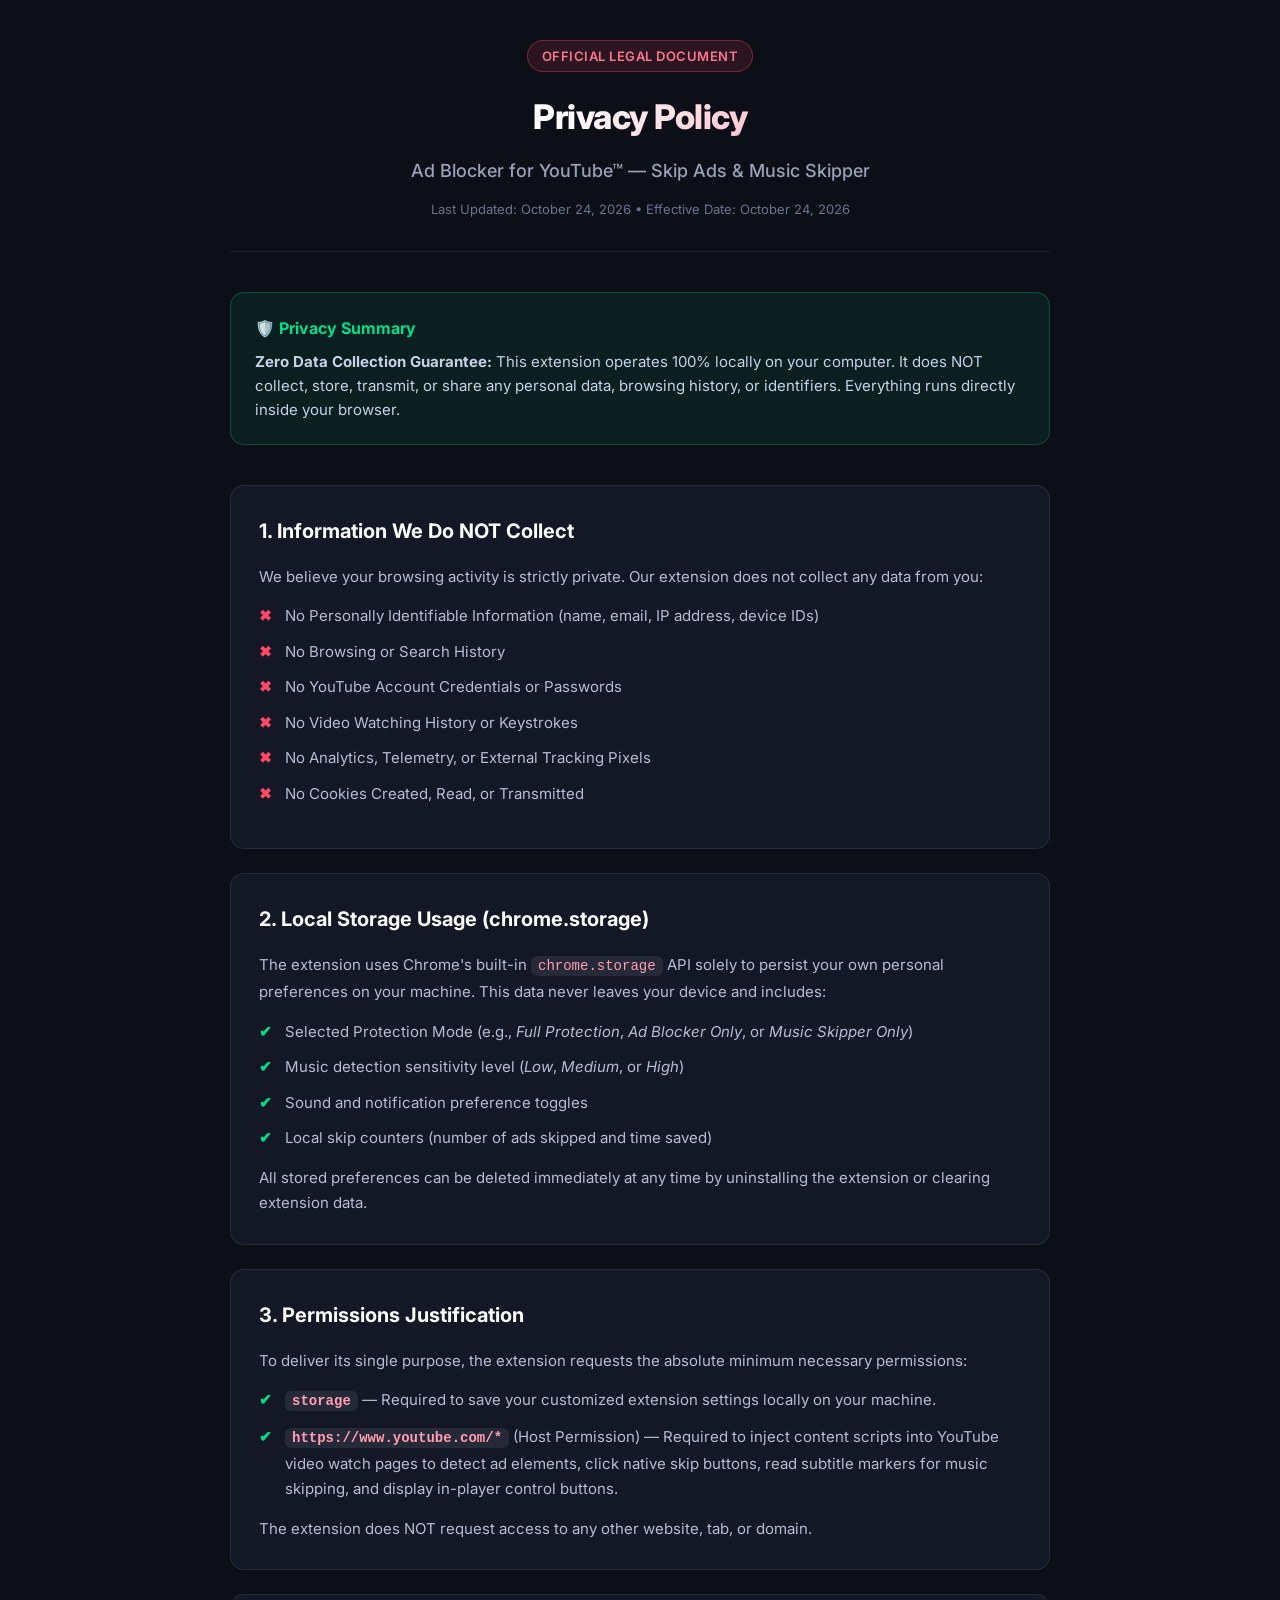
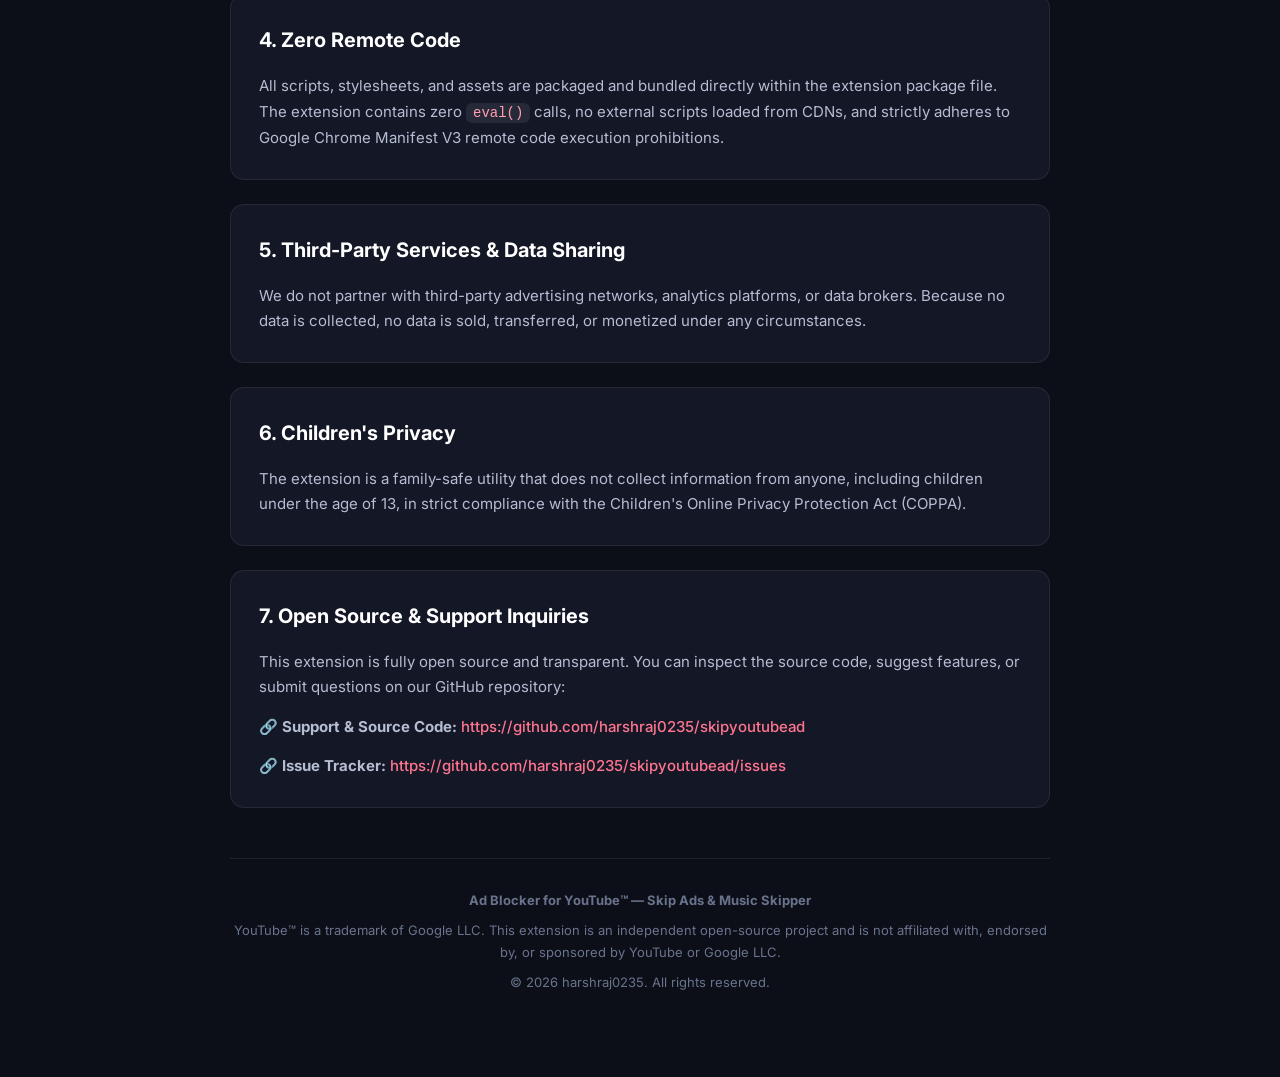
<file: index.html>
<!DOCTYPE html>
<html lang="en">
<head>
  <meta charset="UTF-8" />
  <meta name="viewport" content="width=device-width, initial-scale=1.0" />
  <title>Privacy Policy — Ad Blocker for YouTube™</title>
  <meta name="description" content="Privacy Policy for Ad Blocker for YouTube™ — Skip Ads & Music Skipper Chrome Extension. 100% Local, Zero Data Collection." />
  <link rel="preconnect" href="https://fonts.googleapis.com" />
  <link href="https://fonts.googleapis.com/css2?family=Inter:wght@400;500;600;700;800&display=swap" rel="stylesheet" />
  <style>
    :root {
      --bg: #0d0f18;
      --card-bg: #141726;
      --card-border: rgba(255, 255, 255, 0.08);
      --text-main: #f1f3f9;
      --text-muted: #9aa1b8;
      --accent-coral: #ff4766;
      --accent-purple: #7928ca;
      --accent-green: #00df89;
      --font: 'Inter', -apple-system, BlinkMacSystemFont, 'Segoe UI', Roboto, sans-serif;
    }

    * {
      box-sizing: border-box;
      margin: 0;
      padding: 0;
    }

    body {
      background-color: var(--bg);
      color: var(--text-main);
      font-family: var(--font);
      line-height: 1.7;
      padding: 40px 20px 80px;
      -webkit-font-smoothing: antialiased;
    }

    .container {
      max-width: 820px;
      margin: 0 auto;
    }

    header {
      text-align: center;
      margin-bottom: 40px;
      padding-bottom: 30px;
      border-bottom: 1px solid var(--card-border);
    }

    .badge {
      display: inline-flex;
      align-items: center;
      gap: 6px;
      background: rgba(255, 71, 102, 0.12);
      border: 1px solid rgba(255, 71, 102, 0.35);
      color: #ff758f;
      font-size: 13px;
      font-weight: 600;
      padding: 4px 14px;
      border-radius: 999px;
      margin-bottom: 16px;
      text-transform: uppercase;
      letter-spacing: 0.5px;
    }

    h1 {
      font-size: 34px;
      font-weight: 800;
      letter-spacing: -0.5px;
      margin-bottom: 10px;
      background: linear-gradient(135deg, #ffffff 40%, #ff758f 100%);
      -webkit-background-clip: text;
      -webkit-text-fill-color: transparent;
    }

    .ext-title {
      font-size: 18px;
      color: var(--text-muted);
      font-weight: 500;
      margin-bottom: 12px;
    }

    .last-updated {
      font-size: 13px;
      color: #69738d;
    }

    .highlight-card {
      background: rgba(0, 223, 137, 0.08);
      border: 1px solid rgba(0, 223, 137, 0.25);
      border-radius: 14px;
      padding: 22px 24px;
      margin: 30px 0 40px;
    }

    .highlight-card h3 {
      color: var(--accent-green);
      font-size: 16px;
      font-weight: 700;
      margin-bottom: 8px;
      display: flex;
      align-items: center;
      gap: 8px;
    }

    .highlight-card p {
      font-size: 15px;
      color: #c9d1e9;
      line-height: 1.6;
    }

    .section {
      background: var(--card-bg);
      border: 1px solid var(--card-border);
      border-radius: 14px;
      padding: 28px;
      margin-bottom: 24px;
    }

    .section h2 {
      font-size: 20px;
      font-weight: 700;
      color: #fff;
      margin-bottom: 16px;
      display: flex;
      align-items: center;
      gap: 10px;
    }

    .section p {
      color: #b5bdd2;
      font-size: 15px;
      margin-bottom: 14px;
    }

    .section p:last-child {
      margin-bottom: 0;
    }

    ul {
      list-style: none;
      margin: 14px 0;
    }

    li {
      position: relative;
      padding-left: 26px;
      margin-bottom: 10px;
      color: #b5bdd2;
      font-size: 15px;
    }

    li::before {
      content: "✔";
      position: absolute;
      left: 0;
      color: var(--accent-green);
      font-weight: bold;
    }

    li.denied::before {
      content: "✖";
      color: var(--accent-coral);
    }

    code {
      background: rgba(255, 255, 255, 0.08);
      padding: 2px 7px;
      border-radius: 6px;
      font-family: Consolas, monospace;
      font-size: 14px;
      color: #ff9fb2;
    }

    a {
      color: #ff758f;
      text-decoration: none;
      font-weight: 500;
      transition: color 0.2s;
    }

    a:hover {
      color: #ffffff;
      text-decoration: underline;
    }

    footer {
      text-align: center;
      margin-top: 50px;
      padding-top: 30px;
      border-top: 1px solid var(--card-border);
      color: #69738d;
      font-size: 13px;
    }

    footer p {
      margin-bottom: 8px;
    }
  </style>
</head>
<body>

  <div class="container">
    <header>
      <div class="badge">Official Legal Document</div>
      <h1>Privacy Policy</h1>
      <div class="ext-title">Ad Blocker for YouTube™ — Skip Ads & Music Skipper</div>
      <div class="last-updated">Last Updated: October 24, 2026 • Effective Date: October 24, 2026</div>
    </header>

    <div class="highlight-card">
      <h3>🛡️ Privacy Summary</h3>
      <p><strong>Zero Data Collection Guarantee:</strong> This extension operates 100% locally on your computer. It does NOT collect, store, transmit, or share any personal data, browsing history, or identifiers. Everything runs directly inside your browser.</p>
    </div>

    <div class="section">
      <h2>1. Information We Do NOT Collect</h2>
      <p>We believe your browsing activity is strictly private. Our extension does not collect any data from you:</p>
      <ul>
        <li class="denied">No Personally Identifiable Information (name, email, IP address, device IDs)</li>
        <li class="denied">No Browsing or Search History</li>
        <li class="denied">No YouTube Account Credentials or Passwords</li>
        <li class="denied">No Video Watching History or Keystrokes</li>
        <li class="denied">No Analytics, Telemetry, or External Tracking Pixels</li>
        <li class="denied">No Cookies Created, Read, or Transmitted</li>
      </ul>
    </div>

    <div class="section">
      <h2>2. Local Storage Usage (chrome.storage)</h2>
      <p>The extension uses Chrome's built-in <code>chrome.storage</code> API solely to persist your own personal preferences on your machine. This data never leaves your device and includes:</p>
      <ul>
        <li>Selected Protection Mode (e.g., <em>Full Protection</em>, <em>Ad Blocker Only</em>, or <em>Music Skipper Only</em>)</li>
        <li>Music detection sensitivity level (<em>Low</em>, <em>Medium</em>, or <em>High</em>)</li>
        <li>Sound and notification preference toggles</li>
        <li>Local skip counters (number of ads skipped and time saved)</li>
      </ul>
      <p>All stored preferences can be deleted immediately at any time by uninstalling the extension or clearing extension data.</p>
    </div>

    <div class="section">
      <h2>3. Permissions Justification</h2>
      <p>To deliver its single purpose, the extension requests the absolute minimum necessary permissions:</p>
      <ul>
        <li><strong><code>storage</code></strong> — Required to save your customized extension settings locally on your machine.</li>
        <li><strong><code>https://www.youtube.com/*</code></strong> (Host Permission) — Required to inject content scripts into YouTube video watch pages to detect ad elements, click native skip buttons, read subtitle markers for music skipping, and display in-player control buttons.</li>
      </ul>
      <p>The extension does NOT request access to any other website, tab, or domain.</p>
    </div>

    <div class="section">
      <h2>4. Zero Remote Code</h2>
      <p>All scripts, stylesheets, and assets are packaged and bundled directly within the extension package file. The extension contains zero <code>eval()</code> calls, no external scripts loaded from CDNs, and strictly adheres to Google Chrome Manifest V3 remote code execution prohibitions.</p>
    </div>

    <div class="section">
      <h2>5. Third-Party Services & Data Sharing</h2>
      <p>We do not partner with third-party advertising networks, analytics platforms, or data brokers. Because no data is collected, no data is sold, transferred, or monetized under any circumstances.</p>
    </div>

    <div class="section">
      <h2>6. Children's Privacy</h2>
      <p>The extension is a family-safe utility that does not collect information from anyone, including children under the age of 13, in strict compliance with the Children's Online Privacy Protection Act (COPPA).</p>
    </div>

    <div class="section">
      <h2>7. Open Source & Support Inquiries</h2>
      <p>This extension is fully open source and transparent. You can inspect the source code, suggest features, or submit questions on our GitHub repository:</p>
      <p>🔗 <strong>Support & Source Code:</strong> <a href="https://github.com/harshraj0235/skipyoutubead" target="_blank" rel="noopener">https://github.com/harshraj0235/skipyoutubead</a></p>
      <p>🔗 <strong>Issue Tracker:</strong> <a href="https://github.com/harshraj0235/skipyoutubead/issues" target="_blank" rel="noopener">https://github.com/harshraj0235/skipyoutubead/issues</a></p>
    </div>

    <footer>
      <p><strong>Ad Blocker for YouTube™ — Skip Ads & Music Skipper</strong></p>
      <p>YouTube™ is a trademark of Google LLC. This extension is an independent open-source project and is not affiliated with, endorsed by, or sponsored by YouTube or Google LLC.</p>
      <p>© 2026 harshraj0235. All rights reserved.</p>
    </footer>
  </div>

</body>
</html>
</file>
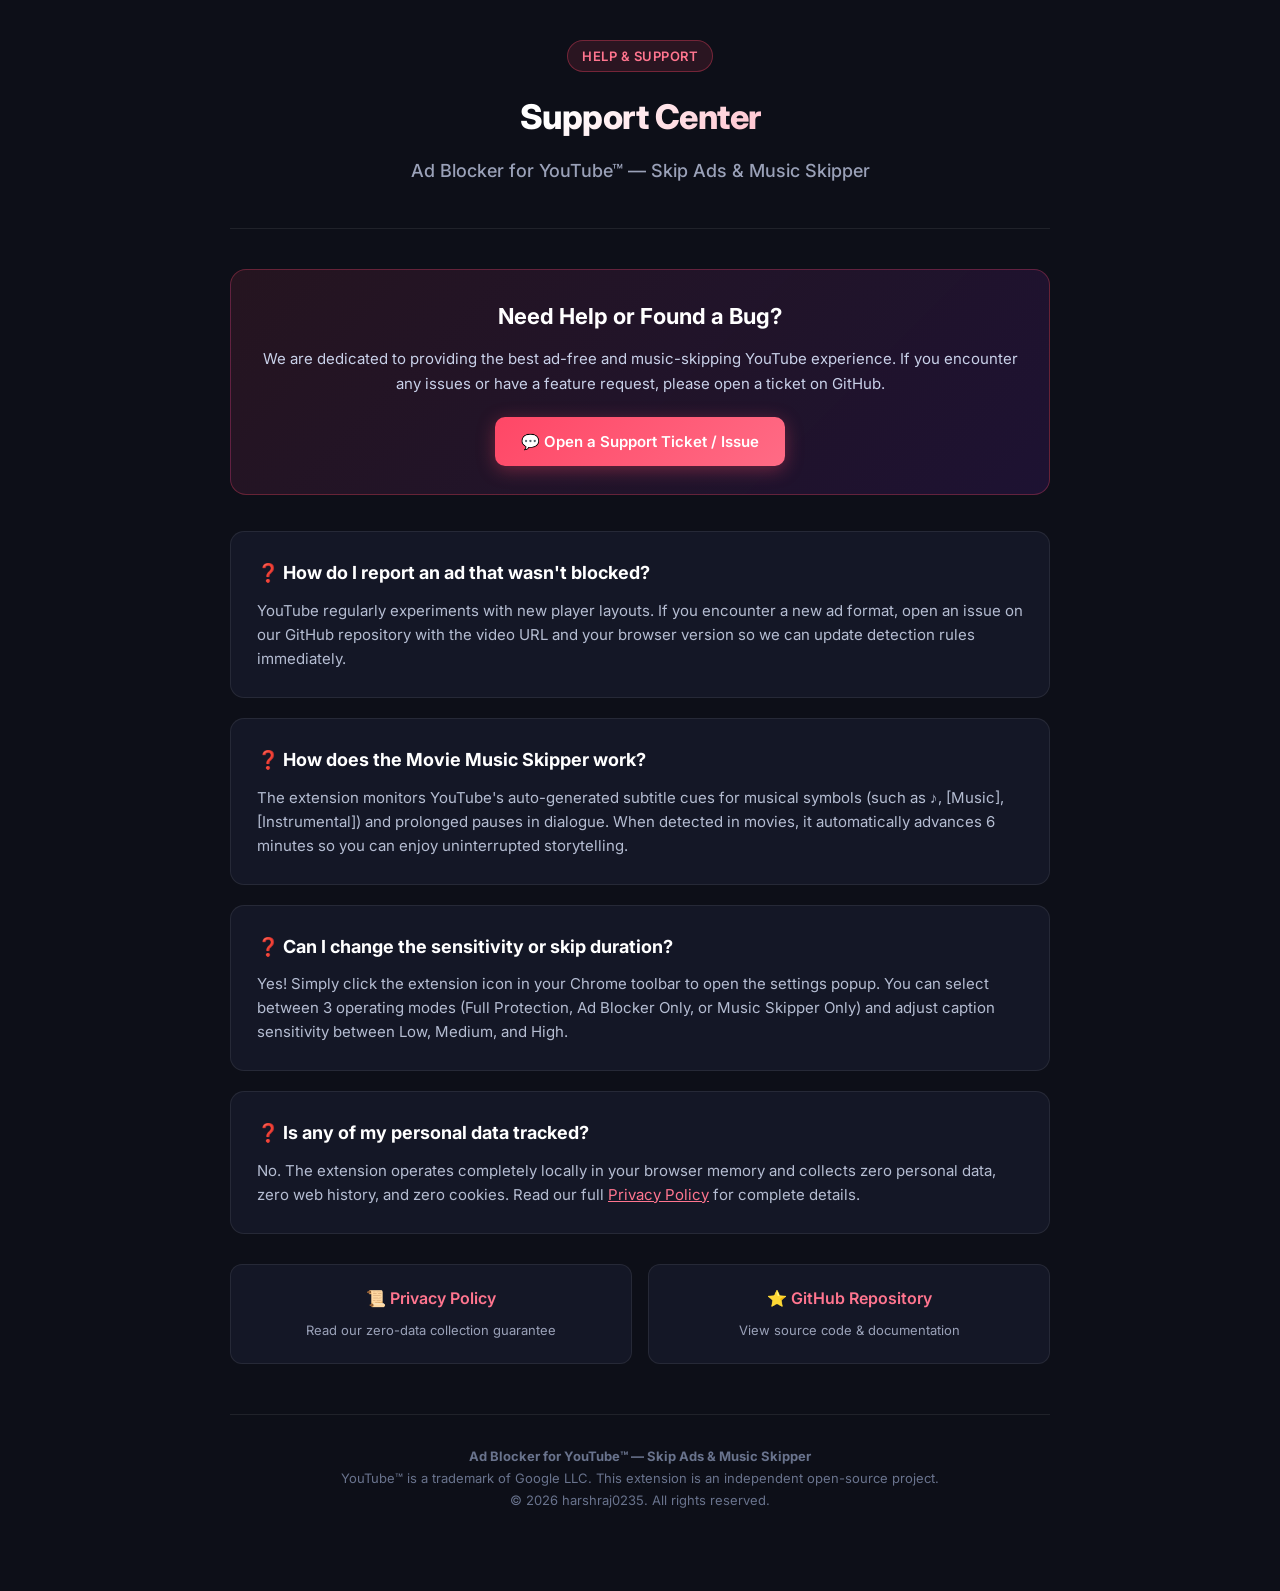
<file: support/index.html>
<!DOCTYPE html>
<html lang="en">
<head>
  <meta charset="UTF-8" />
  <meta name="viewport" content="width=device-width, initial-scale=1.0" />
  <title>Support & Help Center — Ad Blocker for YouTube™</title>
  <meta name="description" content="Support and Help Center for Ad Blocker for YouTube™ — Skip Ads & Music Skipper Chrome Extension." />
  <link rel="preconnect" href="https://fonts.googleapis.com" />
  <link href="https://fonts.googleapis.com/css2?family=Inter:wght@400;500;600;700;800&display=swap" rel="stylesheet" />
  <style>
    :root {
      --bg: #0d0f18;
      --card-bg: #141726;
      --card-border: rgba(255, 255, 255, 0.08);
      --text-main: #f1f3f9;
      --text-muted: #9aa1b8;
      --accent-coral: #ff4766;
      --accent-purple: #7928ca;
      --accent-green: #00df89;
      --font: 'Inter', -apple-system, BlinkMacSystemFont, 'Segoe UI', Roboto, sans-serif;
    }

    * { box-sizing: border-box; margin: 0; padding: 0; }

    body {
      background-color: var(--bg);
      color: var(--text-main);
      font-family: var(--font);
      line-height: 1.7;
      padding: 40px 20px 80px;
      -webkit-font-smoothing: antialiased;
    }

    .container {
      max-width: 820px;
      margin: 0 auto;
    }

    header {
      text-align: center;
      margin-bottom: 40px;
      padding-bottom: 30px;
      border-bottom: 1px solid var(--card-border);
    }

    .badge {
      display: inline-flex;
      align-items: center;
      gap: 6px;
      background: rgba(255, 71, 102, 0.12);
      border: 1px solid rgba(255, 71, 102, 0.35);
      color: #ff758f;
      font-size: 13px;
      font-weight: 600;
      padding: 4px 14px;
      border-radius: 999px;
      margin-bottom: 16px;
      text-transform: uppercase;
      letter-spacing: 0.5px;
    }

    h1 {
      font-size: 34px;
      font-weight: 800;
      letter-spacing: -0.5px;
      margin-bottom: 10px;
      background: linear-gradient(135deg, #ffffff 40%, #ff758f 100%);
      -webkit-background-clip: text;
      -webkit-text-fill-color: transparent;
    }

    .ext-title {
      font-size: 18px;
      color: var(--text-muted);
      font-weight: 500;
      margin-bottom: 12px;
    }

    .contact-card {
      background: linear-gradient(135deg, rgba(255, 71, 102, 0.1), rgba(121, 40, 202, 0.15));
      border: 1px solid rgba(255, 71, 102, 0.3);
      border-radius: 16px;
      padding: 28px;
      text-align: center;
      margin-bottom: 36px;
    }

    .contact-card h2 {
      font-size: 22px;
      color: #fff;
      margin-bottom: 10px;
    }

    .contact-card p {
      color: #c9d1e9;
      font-size: 15px;
      margin-bottom: 20px;
    }

    .btn {
      display: inline-flex;
      align-items: center;
      gap: 8px;
      background: linear-gradient(135deg, #ff4766, #ff6b85);
      color: #fff;
      text-decoration: none;
      font-weight: 600;
      font-size: 15px;
      padding: 12px 26px;
      border-radius: 10px;
      transition: transform 0.2s, box-shadow 0.2s;
      box-shadow: 0 4px 18px rgba(255, 71, 102, 0.35);
    }

    .btn:hover {
      transform: translateY(-2px);
      box-shadow: 0 6px 24px rgba(255, 71, 102, 0.5);
      color: #fff;
      text-decoration: none;
    }

    .section {
      background: var(--card-bg);
      border: 1px solid var(--card-border);
      border-radius: 14px;
      padding: 26px;
      margin-bottom: 20px;
    }

    .section h3 {
      font-size: 18px;
      font-weight: 700;
      color: #fff;
      margin-bottom: 10px;
      display: flex;
      align-items: center;
      gap: 8px;
    }

    .section p {
      color: #b5bdd2;
      font-size: 15px;
      line-height: 1.6;
    }

    .links-grid {
      display: grid;
      grid-template-columns: 1fr 1fr;
      gap: 16px;
      margin-top: 30px;
    }

    .link-box {
      background: var(--card-bg);
      border: 1px solid var(--card-border);
      border-radius: 12px;
      padding: 20px;
      text-align: center;
      text-decoration: none;
      color: var(--text-main);
      transition: border-color 0.2s, transform 0.2s;
    }

    .link-box:hover {
      border-color: rgba(255, 71, 102, 0.4);
      transform: translateY(-2px);
    }

    .link-box span {
      display: block;
      font-size: 16px;
      font-weight: 600;
      margin-bottom: 4px;
      color: #ff758f;
    }

    .link-box small {
      color: var(--text-muted);
      font-size: 13px;
    }

    footer {
      text-align: center;
      margin-top: 50px;
      padding-top: 30px;
      border-top: 1px solid var(--card-border);
      color: #69738d;
      font-size: 13px;
    }
  </style>
</head>
<body>

  <div class="container">
    <header>
      <div class="badge">Help & Support</div>
      <h1>Support Center</h1>
      <div class="ext-title">Ad Blocker for YouTube™ — Skip Ads & Music Skipper</div>
    </header>

    <div class="contact-card">
      <h2>Need Help or Found a Bug?</h2>
      <p>We are dedicated to providing the best ad-free and music-skipping YouTube experience. If you encounter any issues or have a feature request, please open a ticket on GitHub.</p>
      <a href="https://github.com/harshraj0235/skipyoutubead/issues/new" target="_blank" rel="noopener" class="btn">
        💬 Open a Support Ticket / Issue
      </a>
    </div>

    <div class="section">
      <h3>❓ How do I report an ad that wasn't blocked?</h3>
      <p>YouTube regularly experiments with new player layouts. If you encounter a new ad format, open an issue on our GitHub repository with the video URL and your browser version so we can update detection rules immediately.</p>
    </div>

    <div class="section">
      <h3>❓ How does the Movie Music Skipper work?</h3>
      <p>The extension monitors YouTube's auto-generated subtitle cues for musical symbols (such as ♪, [Music], [Instrumental]) and prolonged pauses in dialogue. When detected in movies, it automatically advances 6 minutes so you can enjoy uninterrupted storytelling.</p>
    </div>

    <div class="section">
      <h3>❓ Can I change the sensitivity or skip duration?</h3>
      <p>Yes! Simply click the extension icon in your Chrome toolbar to open the settings popup. You can select between 3 operating modes (Full Protection, Ad Blocker Only, or Music Skipper Only) and adjust caption sensitivity between Low, Medium, and High.</p>
    </div>

    <div class="section">
      <h3>❓ Is any of my personal data tracked?</h3>
      <p>No. The extension operates completely locally in your browser memory and collects zero personal data, zero web history, and zero cookies. Read our full <a href="https://harshraj0235.github.io/skipyoutubead/" target="_blank" style="color:#ff758f;">Privacy Policy</a> for complete details.</p>
    </div>

    <div class="links-grid">
      <a href="https://harshraj0235.github.io/skipyoutubead/" class="link-box">
        <span>📜 Privacy Policy</span>
        <small>Read our zero-data collection guarantee</small>
      </a>
      <a href="https://github.com/harshraj0235/skipyoutubead" target="_blank" class="link-box">
        <span>⭐ GitHub Repository</span>
        <small>View source code & documentation</small>
      </a>
    </div>

    <footer>
      <p><strong>Ad Blocker for YouTube™ — Skip Ads & Music Skipper</strong></p>
      <p>YouTube™ is a trademark of Google LLC. This extension is an independent open-source project.</p>
      <p>© 2026 harshraj0235. All rights reserved.</p>
    </footer>
  </div>

</body>
</html>
</file>
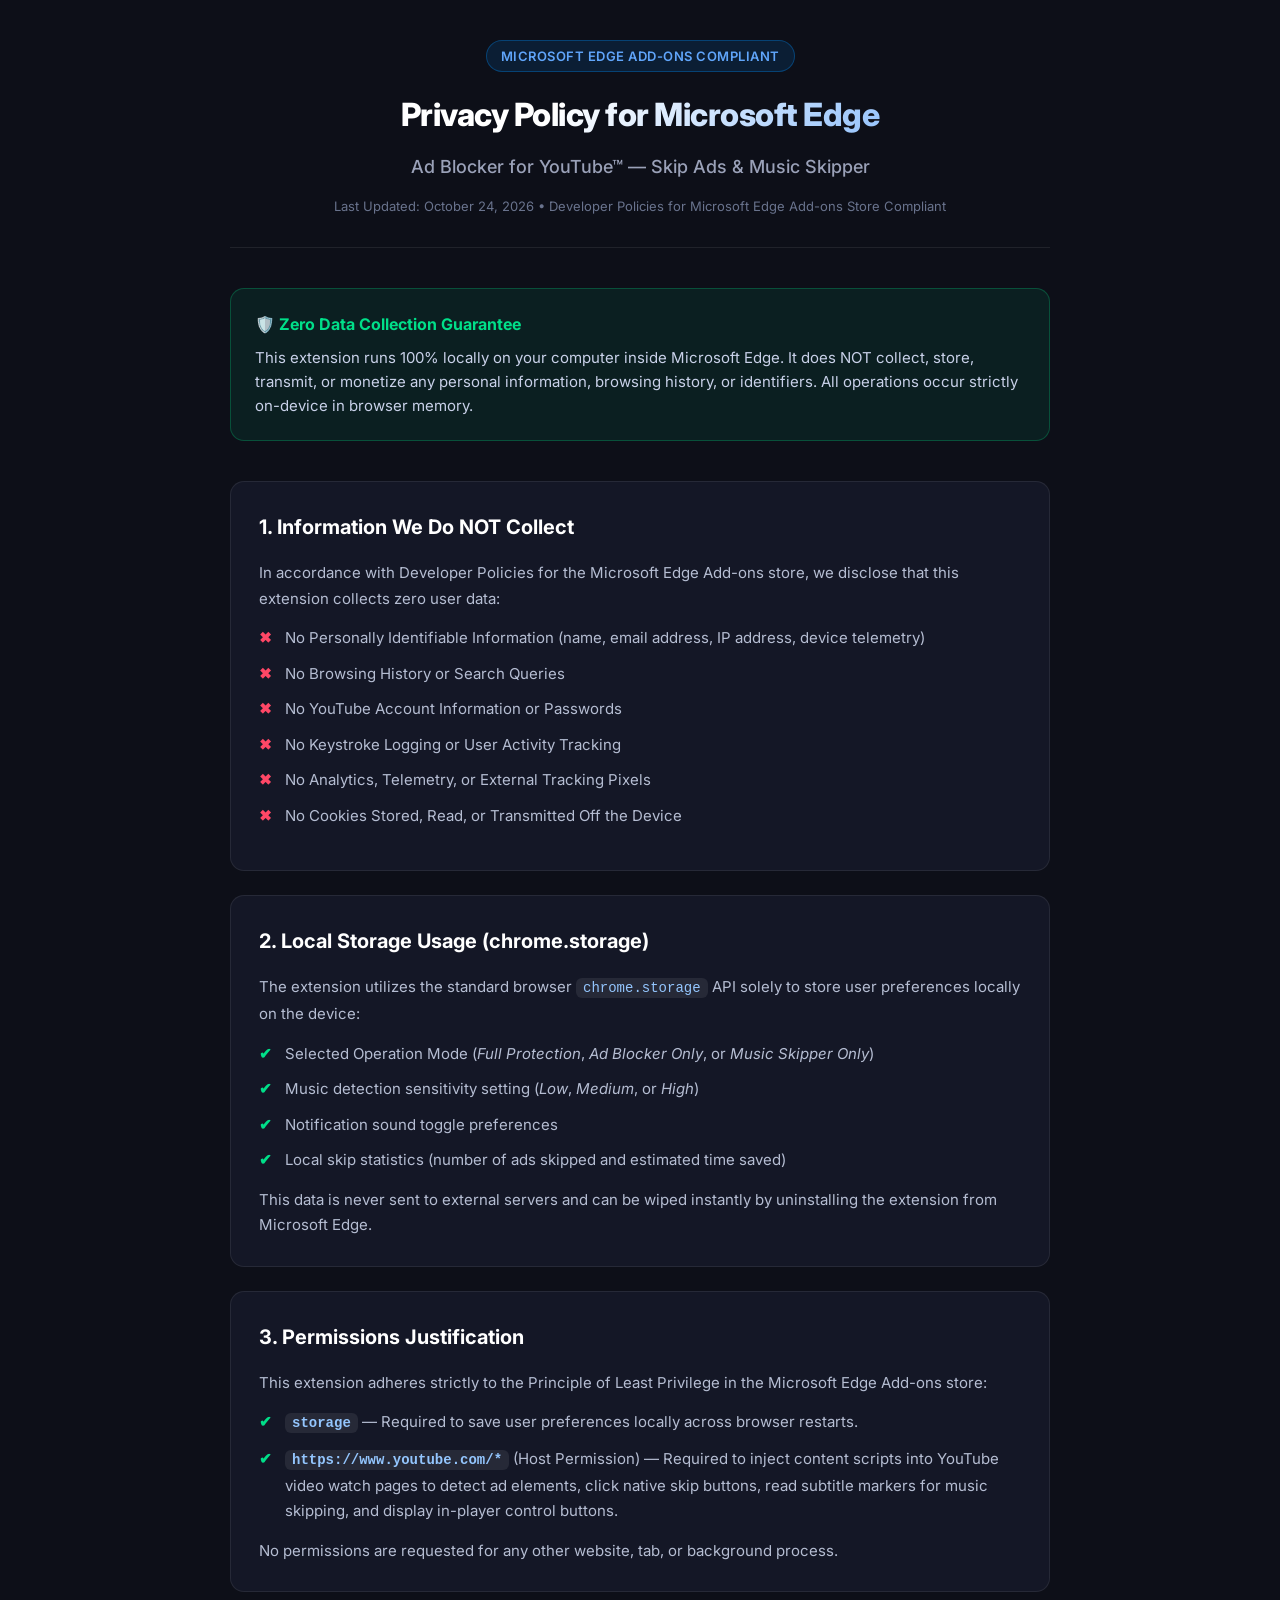
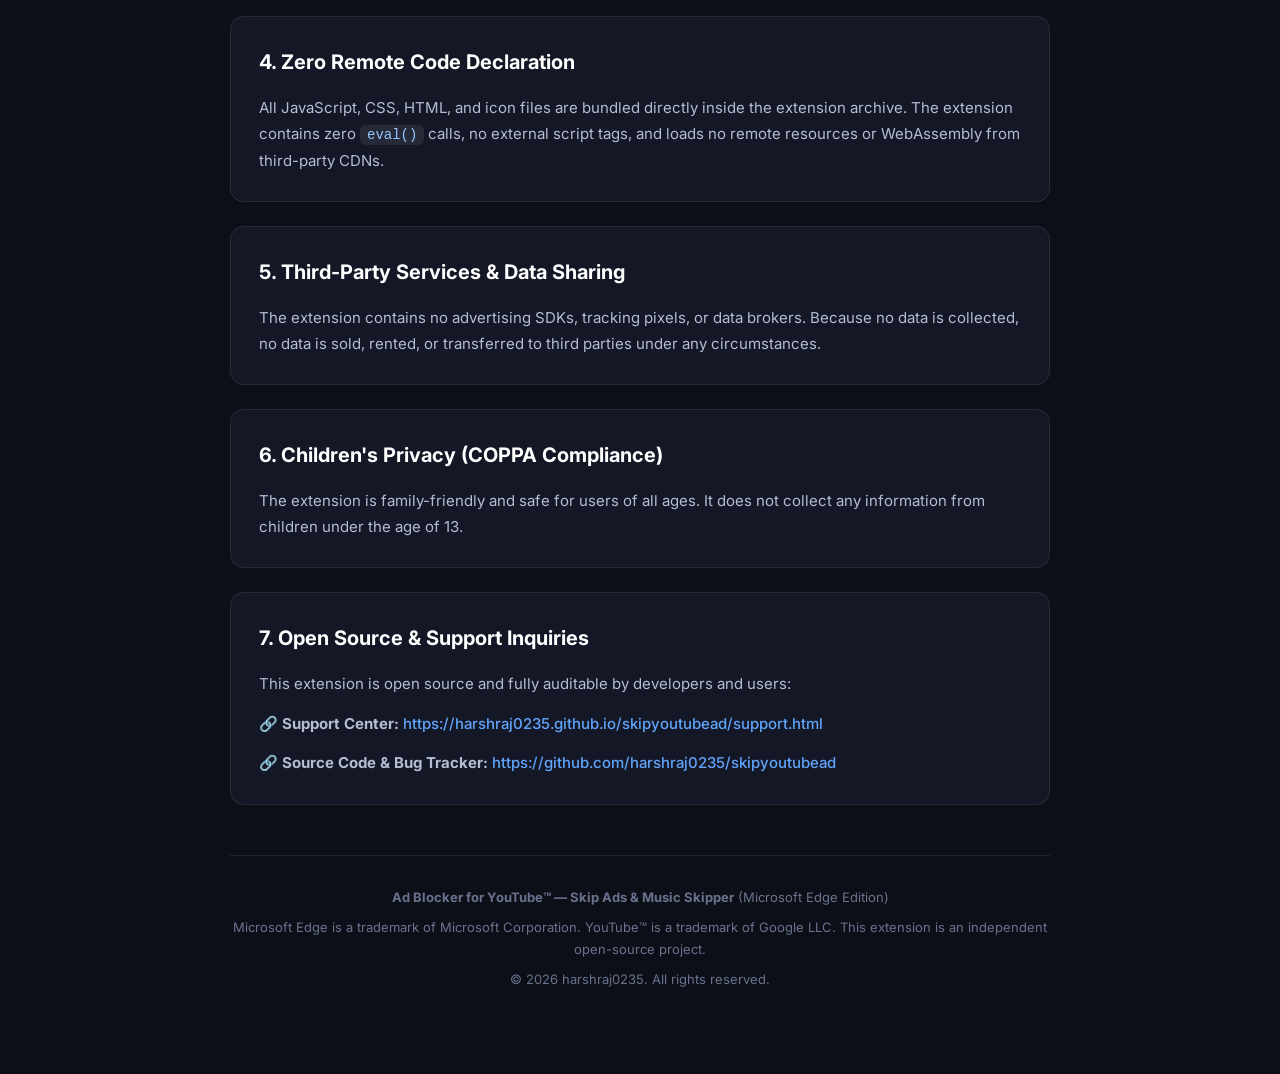
<file: edge-privacy.html>
<!DOCTYPE html>
<html lang="en">
<head>
  <meta charset="UTF-8" />
  <meta name="viewport" content="width=device-width, initial-scale=1.0" />
  <title>Privacy Policy for Microsoft Edge — Ad Blocker for YouTube™</title>
  <meta name="description" content="Official Privacy Policy for Ad Blocker for YouTube™ — Skip Ads & Music Skipper on Microsoft Edge Add-ons Store." />
  <link rel="preconnect" href="https://fonts.googleapis.com" />
  <link href="https://fonts.googleapis.com/css2?family=Inter:wght@400;500;600;700;800&display=swap" rel="stylesheet" />
  <style>
    :root {
      --bg: #0d0f18;
      --card-bg: #141726;
      --card-border: rgba(255, 255, 255, 0.08);
      --text-main: #f1f3f9;
      --text-muted: #9aa1b8;
      --accent-coral: #ff4766;
      --accent-blue: #0078d4;
      --accent-green: #00df89;
      --font: 'Inter', -apple-system, BlinkMacSystemFont, 'Segoe UI', Roboto, sans-serif;
    }

    * { box-sizing: border-box; margin: 0; padding: 0; }

    body {
      background-color: var(--bg);
      color: var(--text-main);
      font-family: var(--font);
      line-height: 1.7;
      padding: 40px 20px 80px;
      -webkit-font-smoothing: antialiased;
    }

    .container {
      max-width: 820px;
      margin: 0 auto;
    }

    header {
      text-align: center;
      margin-bottom: 40px;
      padding-bottom: 30px;
      border-bottom: 1px solid var(--card-border);
    }

    .badge {
      display: inline-flex;
      align-items: center;
      gap: 6px;
      background: rgba(0, 120, 212, 0.15);
      border: 1px solid rgba(0, 120, 212, 0.4);
      color: #60a5fa;
      font-size: 13px;
      font-weight: 600;
      padding: 4px 14px;
      border-radius: 999px;
      margin-bottom: 16px;
      text-transform: uppercase;
      letter-spacing: 0.5px;
    }

    h1 {
      font-size: 32px;
      font-weight: 800;
      letter-spacing: -0.5px;
      margin-bottom: 10px;
      background: linear-gradient(135deg, #ffffff 40%, #60a5fa 100%);
      -webkit-background-clip: text;
      -webkit-text-fill-color: transparent;
    }

    .ext-title {
      font-size: 18px;
      color: var(--text-muted);
      font-weight: 500;
      margin-bottom: 12px;
    }

    .last-updated {
      font-size: 13px;
      color: #69738d;
    }

    .highlight-card {
      background: rgba(0, 223, 137, 0.08);
      border: 1px solid rgba(0, 223, 137, 0.25);
      border-radius: 14px;
      padding: 22px 24px;
      margin: 30px 0 40px;
    }

    .highlight-card h3 {
      color: var(--accent-green);
      font-size: 16px;
      font-weight: 700;
      margin-bottom: 8px;
      display: flex;
      align-items: center;
      gap: 8px;
    }

    .highlight-card p {
      font-size: 15px;
      color: #c9d1e9;
      line-height: 1.6;
    }

    .section {
      background: var(--card-bg);
      border: 1px solid var(--card-border);
      border-radius: 14px;
      padding: 28px;
      margin-bottom: 24px;
    }

    .section h2 {
      font-size: 20px;
      font-weight: 700;
      color: #fff;
      margin-bottom: 16px;
      display: flex;
      align-items: center;
      gap: 10px;
    }

    .section p {
      color: #b5bdd2;
      font-size: 15px;
      margin-bottom: 14px;
    }

    .section p:last-child {
      margin-bottom: 0;
    }

    ul {
      list-style: none;
      margin: 14px 0;
    }

    li {
      position: relative;
      padding-left: 26px;
      margin-bottom: 10px;
      color: #b5bdd2;
      font-size: 15px;
    }

    li::before {
      content: "✔";
      position: absolute;
      left: 0;
      color: var(--accent-green);
      font-weight: bold;
    }

    li.denied::before {
      content: "✖";
      color: var(--accent-coral);
    }

    code {
      background: rgba(255, 255, 255, 0.08);
      padding: 2px 7px;
      border-radius: 6px;
      font-family: Consolas, monospace;
      font-size: 14px;
      color: #93c5fd;
    }

    a {
      color: #60a5fa;
      text-decoration: none;
      font-weight: 500;
      transition: color 0.2s;
    }

    a:hover {
      color: #ffffff;
      text-decoration: underline;
    }

    footer {
      text-align: center;
      margin-top: 50px;
      padding-top: 30px;
      border-top: 1px solid var(--card-border);
      color: #69738d;
      font-size: 13px;
    }

    footer p {
      margin-bottom: 8px;
    }
  </style>
</head>
<body>

  <div class="container">
    <header>
      <div class="badge">Microsoft Edge Add-ons Compliant</div>
      <h1>Privacy Policy for Microsoft Edge</h1>
      <div class="ext-title">Ad Blocker for YouTube™ — Skip Ads & Music Skipper</div>
      <div class="last-updated">Last Updated: October 24, 2026 • Developer Policies for Microsoft Edge Add-ons Store Compliant</div>
    </header>

    <div class="highlight-card">
      <h3>🛡️ Zero Data Collection Guarantee</h3>
      <p>This extension runs 100% locally on your computer inside Microsoft Edge. It does NOT collect, store, transmit, or monetize any personal information, browsing history, or identifiers. All operations occur strictly on-device in browser memory.</p>
    </div>

    <div class="section">
      <h2>1. Information We Do NOT Collect</h2>
      <p>In accordance with Developer Policies for the Microsoft Edge Add-ons store, we disclose that this extension collects zero user data:</p>
      <ul>
        <li class="denied">No Personally Identifiable Information (name, email address, IP address, device telemetry)</li>
        <li class="denied">No Browsing History or Search Queries</li>
        <li class="denied">No YouTube Account Information or Passwords</li>
        <li class="denied">No Keystroke Logging or User Activity Tracking</li>
        <li class="denied">No Analytics, Telemetry, or External Tracking Pixels</li>
        <li class="denied">No Cookies Stored, Read, or Transmitted Off the Device</li>
      </ul>
    </div>

    <div class="section">
      <h2>2. Local Storage Usage (chrome.storage)</h2>
      <p>The extension utilizes the standard browser <code>chrome.storage</code> API solely to store user preferences locally on the device:</p>
      <ul>
        <li>Selected Operation Mode (<em>Full Protection</em>, <em>Ad Blocker Only</em>, or <em>Music Skipper Only</em>)</li>
        <li>Music detection sensitivity setting (<em>Low</em>, <em>Medium</em>, or <em>High</em>)</li>
        <li>Notification sound toggle preferences</li>
        <li>Local skip statistics (number of ads skipped and estimated time saved)</li>
      </ul>
      <p>This data is never sent to external servers and can be wiped instantly by uninstalling the extension from Microsoft Edge.</p>
    </div>

    <div class="section">
      <h2>3. Permissions Justification</h2>
      <p>This extension adheres strictly to the Principle of Least Privilege in the Microsoft Edge Add-ons store:</p>
      <ul>
        <li><strong><code>storage</code></strong> — Required to save user preferences locally across browser restarts.</li>
        <li><strong><code>https://www.youtube.com/*</code></strong> (Host Permission) — Required to inject content scripts into YouTube video watch pages to detect ad elements, click native skip buttons, read subtitle markers for music skipping, and display in-player control buttons.</li>
      </ul>
      <p>No permissions are requested for any other website, tab, or background process.</p>
    </div>

    <div class="section">
      <h2>4. Zero Remote Code Declaration</h2>
      <p>All JavaScript, CSS, HTML, and icon files are bundled directly inside the extension archive. The extension contains zero <code>eval()</code> calls, no external script tags, and loads no remote resources or WebAssembly from third-party CDNs.</p>
    </div>

    <div class="section">
      <h2>5. Third-Party Services & Data Sharing</h2>
      <p>The extension contains no advertising SDKs, tracking pixels, or data brokers. Because no data is collected, no data is sold, rented, or transferred to third parties under any circumstances.</p>
    </div>

    <div class="section">
      <h2>6. Children's Privacy (COPPA Compliance)</h2>
      <p>The extension is family-friendly and safe for users of all ages. It does not collect any information from children under the age of 13.</p>
    </div>

    <div class="section">
      <h2>7. Open Source & Support Inquiries</h2>
      <p>This extension is open source and fully auditable by developers and users:</p>
      <p>🔗 <strong>Support Center:</strong> <a href="https://harshraj0235.github.io/skipyoutubead/support.html" target="_blank" rel="noopener">https://harshraj0235.github.io/skipyoutubead/support.html</a></p>
      <p>🔗 <strong>Source Code & Bug Tracker:</strong> <a href="https://github.com/harshraj0235/skipyoutubead" target="_blank" rel="noopener">https://github.com/harshraj0235/skipyoutubead</a></p>
    </div>

    <footer>
      <p><strong>Ad Blocker for YouTube™ — Skip Ads & Music Skipper</strong> (Microsoft Edge Edition)</p>
      <p>Microsoft Edge is a trademark of Microsoft Corporation. YouTube™ is a trademark of Google LLC. This extension is an independent open-source project.</p>
      <p>© 2026 harshraj0235. All rights reserved.</p>
    </footer>
  </div>

</body>
</html>
</file>
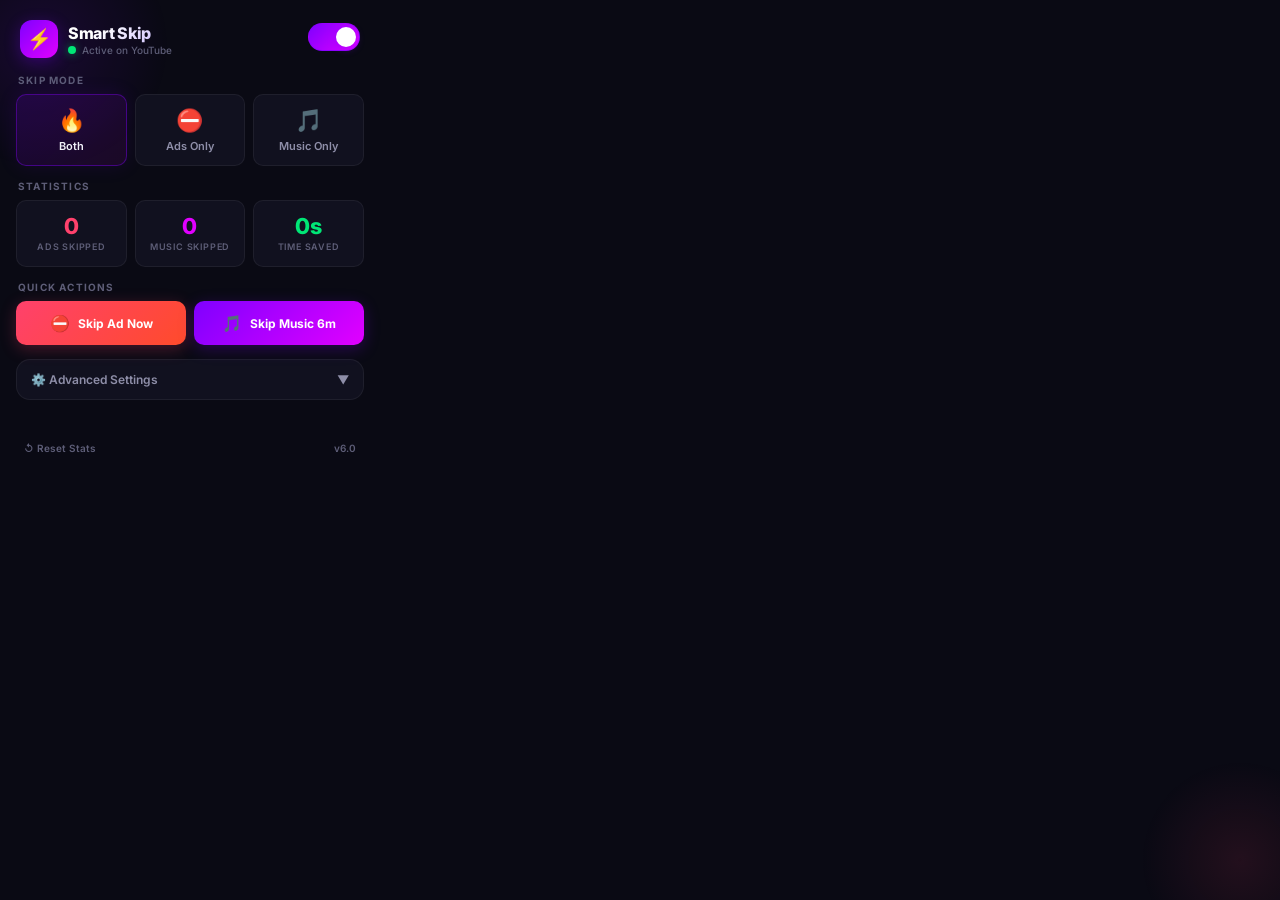
<file: popup.html>
<!DOCTYPE html>
<html lang="en">
<head>
  <meta charset="UTF-8" />
  <meta name="viewport" content="width=device-width, initial-scale=1.0" />
  <title>Ad Blocker for YouTube™</title>
  <link rel="preconnect" href="https://fonts.googleapis.com" />
  <link href="https://fonts.googleapis.com/css2?family=Inter:wght@400;500;600;700;800;900&display=swap" rel="stylesheet" />
  <style>
    :root {
      --bg-primary: #0a0a14;
      --bg-card: rgba(18, 18, 32, 0.95);
      --bg-card-hover: rgba(24, 24, 42, 0.95);
      --border: rgba(255,255,255,0.06);
      --text-primary: #f0f0f8;
      --text-secondary: #8e8ea8;
      --text-muted: #5e5e78;
      --accent-red: #FF416C;
      --accent-purple: #7F00FF;
      --accent-violet: #E100FF;
      --accent-green: #00E676;
      --accent-blue: #448AFF;
      --gradient-fire: linear-gradient(135deg, #FF416C, #FF4B2B);
      --gradient-purple: linear-gradient(135deg, #7F00FF, #E100FF);
      --gradient-success: linear-gradient(135deg, #00E676, #00C853);
      --radius: 14px;
      --radius-sm: 10px;
    }

    * { margin: 0; padding: 0; box-sizing: border-box; }
    body {
      width: 380px;
      min-height: 520px;
      font-family: 'Inter', -apple-system, sans-serif;
      background: var(--bg-primary);
      color: var(--text-primary);
      overflow-x: hidden;
      position: relative;
    }

    /* ── Ambient Glow Background ── */
    body::before {
      content: '';
      position: fixed;
      top: -80px; left: -80px;
      width: 250px; height: 250px;
      background: radial-gradient(circle, rgba(127,0,255,0.12) 0%, transparent 70%);
      pointer-events: none;
      z-index: 0;
    }
    body::after {
      content: '';
      position: fixed;
      bottom: -60px; right: -60px;
      width: 200px; height: 200px;
      background: radial-gradient(circle, rgba(255,65,108,0.1) 0%, transparent 70%);
      pointer-events: none;
      z-index: 0;
    }

    /* ── Header ── */
    .header {
      padding: 20px 20px 16px;
      display: flex;
      align-items: center;
      justify-content: space-between;
      position: relative;
      z-index: 1;
    }
    .brand {
      display: flex;
      align-items: center;
      gap: 10px;
    }
    .logo {
      width: 38px; height: 38px;
      border-radius: 12px;
      background: var(--gradient-purple);
      display: flex;
      align-items: center;
      justify-content: center;
      font-size: 20px;
      box-shadow: 0 4px 16px rgba(127,0,255,0.3);
    }
    .brand-text h1 {
      font-size: 16px;
      font-weight: 800;
      background: linear-gradient(135deg, #fff 30%, #c8b8ff);
      -webkit-background-clip: text;
      -webkit-text-fill-color: transparent;
      letter-spacing: -0.3px;
    }
    .brand-text .version {
      font-size: 10px;
      color: var(--text-muted);
      font-weight: 500;
      margin-top: 1px;
    }

    /* Toggle Switch */
    .toggle-wrap {
      position: relative;
    }
    .toggle {
      width: 52px; height: 28px;
      border-radius: 14px;
      background: rgba(255,255,255,0.08);
      border: 1px solid rgba(255,255,255,0.1);
      cursor: pointer;
      transition: all 0.3s ease;
      position: relative;
      appearance: none;
      -webkit-appearance: none;
    }
    .toggle::after {
      content: '';
      position: absolute;
      top: 3px; left: 3px;
      width: 20px; height: 20px;
      border-radius: 50%;
      background: #888;
      transition: all 0.3s cubic-bezier(0.4,0,0.2,1);
      box-shadow: 0 2px 4px rgba(0,0,0,0.3);
    }
    .toggle:checked {
      background: var(--gradient-purple);
      border-color: rgba(127,0,255,0.5);
    }
    .toggle:checked::after {
      left: 27px;
      background: white;
      box-shadow: 0 2px 8px rgba(127,0,255,0.4);
    }

    /* ── Content Area ── */
    .content {
      padding: 0 16px 16px;
      position: relative;
      z-index: 1;
    }

    /* ── Mode Selector ── */
    .mode-section {
      margin-bottom: 14px;
    }
    .section-label {
      font-size: 10px;
      font-weight: 700;
      text-transform: uppercase;
      letter-spacing: 1.2px;
      color: var(--text-muted);
      margin-bottom: 8px;
      padding-left: 2px;
    }
    .mode-grid {
      display: grid;
      grid-template-columns: 1fr 1fr 1fr;
      gap: 8px;
    }
    .mode-btn {
      padding: 12px 8px;
      border-radius: var(--radius-sm);
      border: 1px solid var(--border);
      background: var(--bg-card);
      color: var(--text-secondary);
      cursor: pointer;
      text-align: center;
      transition: all 0.25s ease;
      font-family: inherit;
      font-size: 11px;
      font-weight: 600;
    }
    .mode-btn .mode-icon {
      font-size: 22px;
      display: block;
      margin-bottom: 6px;
    }
    .mode-btn:hover {
      background: var(--bg-card-hover);
      border-color: rgba(127,0,255,0.2);
      transform: translateY(-1px);
    }
    .mode-btn.active {
      background: linear-gradient(135deg, rgba(127,0,255,0.15), rgba(225,0,255,0.08));
      border-color: rgba(127,0,255,0.4);
      color: var(--text-primary);
      box-shadow: 0 0 20px rgba(127,0,255,0.1);
    }

    /* ── Stats Cards ── */
    .stats-row {
      display: grid;
      grid-template-columns: 1fr 1fr 1fr;
      gap: 8px;
      margin-bottom: 14px;
    }
    .stat-card {
      padding: 14px 10px;
      border-radius: var(--radius-sm);
      background: var(--bg-card);
      border: 1px solid var(--border);
      text-align: center;
    }
    .stat-value {
      font-size: 22px;
      font-weight: 800;
      line-height: 1;
      margin-bottom: 4px;
    }
    .stat-value.red { color: var(--accent-red); }
    .stat-value.purple { color: var(--accent-violet); }
    .stat-value.green { color: var(--accent-green); }
    .stat-label {
      font-size: 9px;
      font-weight: 600;
      text-transform: uppercase;
      letter-spacing: 0.8px;
      color: var(--text-muted);
    }

    /* ── Quick Actions ── */
    .actions-row {
      display: grid;
      grid-template-columns: 1fr 1fr;
      gap: 8px;
      margin-bottom: 14px;
    }
    .action-btn {
      padding: 12px;
      border-radius: var(--radius-sm);
      border: none;
      color: white;
      font-family: inherit;
      font-size: 12px;
      font-weight: 700;
      cursor: pointer;
      display: flex;
      align-items: center;
      justify-content: center;
      gap: 8px;
      transition: all 0.25s ease;
    }
    .action-btn:hover {
      transform: translateY(-2px);
      filter: brightness(1.1);
    }
    .action-btn:active { transform: scale(0.97); }
    .action-btn.skip-ad {
      background: var(--gradient-fire);
      box-shadow: 0 4px 16px rgba(255,65,108,0.25);
    }
    .action-btn.skip-music {
      background: var(--gradient-purple);
      box-shadow: 0 4px 16px rgba(127,0,255,0.25);
    }
    .action-btn .btn-icon { font-size: 16px; }

    /* ── Settings Panel ── */
    .settings-panel {
      background: var(--bg-card);
      border: 1px solid var(--border);
      border-radius: var(--radius);
      overflow: hidden;
      margin-bottom: 14px;
    }
    .settings-header {
      padding: 12px 14px;
      display: flex;
      align-items: center;
      justify-content: space-between;
      cursor: pointer;
      transition: background 0.2s;
    }
    .settings-header:hover {
      background: var(--bg-card-hover);
    }
    .settings-header span {
      font-size: 12px;
      font-weight: 600;
      color: var(--text-secondary);
    }
    .settings-chevron {
      font-size: 10px;
      color: var(--text-muted);
      transition: transform 0.3s;
    }
    .settings-body {
      max-height: 0;
      overflow: hidden;
      transition: max-height 0.35s ease;
    }
    .settings-body.open {
      max-height: 400px;
    }
    .setting-row {
      padding: 10px 14px;
      display: flex;
      align-items: center;
      justify-content: space-between;
      border-top: 1px solid var(--border);
    }
    .setting-row label {
      font-size: 12px;
      font-weight: 500;
      color: var(--text-secondary);
    }
    .toggle-sm {
      width: 38px; height: 20px;
      border-radius: 10px;
      background: rgba(255,255,255,0.08);
      border: 1px solid rgba(255,255,255,0.1);
      cursor: pointer;
      transition: all 0.3s ease;
      position: relative;
      appearance: none;
      -webkit-appearance: none;
    }
    .toggle-sm::after {
      content: '';
      position: absolute;
      top: 2px; left: 2px;
      width: 14px; height: 14px;
      border-radius: 50%;
      background: #888;
      transition: all 0.3s ease;
    }
    .toggle-sm:checked {
      background: var(--gradient-success);
      border-color: rgba(0,230,118,0.4);
    }
    .toggle-sm:checked::after {
      left: 20px;
      background: white;
    }

    /* Sensitivity Select */
    .sensitivity-select {
      background: rgba(255,255,255,0.06);
      border: 1px solid rgba(255,255,255,0.1);
      border-radius: 6px;
      color: var(--text-primary);
      padding: 4px 8px;
      font-family: inherit;
      font-size: 11px;
      cursor: pointer;
    }
    .sensitivity-select option {
      background: #1a1a2e;
    }

    /* ── Footer ── */
    .footer {
      padding: 8px 16px 14px;
      display: flex;
      align-items: center;
      justify-content: space-between;
    }
    .footer-btn {
      font-size: 10px;
      font-weight: 600;
      color: var(--text-muted);
      background: none;
      border: none;
      cursor: pointer;
      padding: 4px 8px;
      border-radius: 6px;
      transition: all 0.2s;
      font-family: inherit;
    }
    .footer-btn:hover {
      color: var(--text-secondary);
      background: rgba(255,255,255,0.04);
    }

    /* ── Status Indicator ── */
    .status-dot {
      width: 8px; height: 8px;
      border-radius: 50%;
      display: inline-block;
      margin-right: 6px;
      animation: pulse 2s ease-in-out infinite;
    }
    .status-dot.on { background: var(--accent-green); box-shadow: 0 0 8px rgba(0,230,118,0.5); }
    .status-dot.off { background: #666; animation: none; }

    @keyframes pulse {
      0%, 100% { opacity: 1; }
      50% { opacity: 0.5; }
    }
  </style>
</head>
<body>

  <!-- Header -->
  <div class="header">
    <div class="brand">
      <div class="logo">⚡</div>
      <div class="brand-text">
        <h1>Smart Skip</h1>
        <div class="version"><span class="status-dot on" id="statusDot"></span>Active on YouTube</div>
      </div>
    </div>
    <div class="toggle-wrap">
      <input type="checkbox" class="toggle" id="masterToggle" checked />
    </div>
  </div>

  <div class="content">

    <!-- Mode Selector -->
    <div class="mode-section">
      <div class="section-label">Skip Mode</div>
      <div class="mode-grid">
        <button class="mode-btn active" data-mode="both">
          <span class="mode-icon">🔥</span>
          Both
        </button>
        <button class="mode-btn" data-mode="ads">
          <span class="mode-icon">⛔</span>
          Ads Only
        </button>
        <button class="mode-btn" data-mode="music">
          <span class="mode-icon">🎵</span>
          Music Only
        </button>
      </div>
    </div>

    <!-- Stats -->
    <div class="section-label">Statistics</div>
    <div class="stats-row">
      <div class="stat-card">
        <div class="stat-value red" id="statAds">0</div>
        <div class="stat-label">Ads Skipped</div>
      </div>
      <div class="stat-card">
        <div class="stat-value purple" id="statMusic">0</div>
        <div class="stat-label">Music Skipped</div>
      </div>
      <div class="stat-card">
        <div class="stat-value green" id="statTime">0m</div>
        <div class="stat-label">Time Saved</div>
      </div>
    </div>

    <!-- Quick Actions -->
    <div class="section-label">Quick Actions</div>
    <div class="actions-row">
      <button class="action-btn skip-ad" id="btnSkipAd">
        <span class="btn-icon">⛔</span> Skip Ad Now
      </button>
      <button class="action-btn skip-music" id="btnSkipMusic">
        <span class="btn-icon">🎵</span> Skip Music 6m
      </button>
    </div>

    <!-- Advanced Settings -->
    <div class="settings-panel">
      <div class="settings-header" id="settingsToggle">
        <span>⚙️ Advanced Settings</span>
        <span class="settings-chevron" id="chevron">▼</span>
      </div>
      <div class="settings-body" id="settingsBody">
        <div class="setting-row">
          <label>Speed up ads (16×)</label>
          <input type="checkbox" class="toggle-sm" id="setSpeedUp" checked />
        </div>
        <div class="setting-row">
          <label>Mute during ads</label>
          <input type="checkbox" class="toggle-sm" id="setMute" checked />
        </div>
        <div class="setting-row">
          <label>Remove overlay ads</label>
          <input type="checkbox" class="toggle-sm" id="setOverlay" checked />
        </div>
        <div class="setting-row">
          <label>Remove banner ads</label>
          <input type="checkbox" class="toggle-sm" id="setBanner" checked />
        </div>
        <div class="setting-row">
          <label>Show notifications</label>
          <input type="checkbox" class="toggle-sm" id="setNotify" checked />
        </div>
        <div class="setting-row">
          <label>Music sensitivity</label>
          <select class="sensitivity-select" id="setSensitivity">
            <option value="low">Low</option>
            <option value="medium" selected>Medium</option>
            <option value="high">High</option>
          </select>
        </div>
      </div>
    </div>
  </div>

  <!-- Footer -->
  <div class="footer">
    <button class="footer-btn" id="resetStats">↺ Reset Stats</button>
    <button class="footer-btn">v6.0</button>
  </div>

  <script src="js/popup.js"></script>
</body>
</html>
</file>
